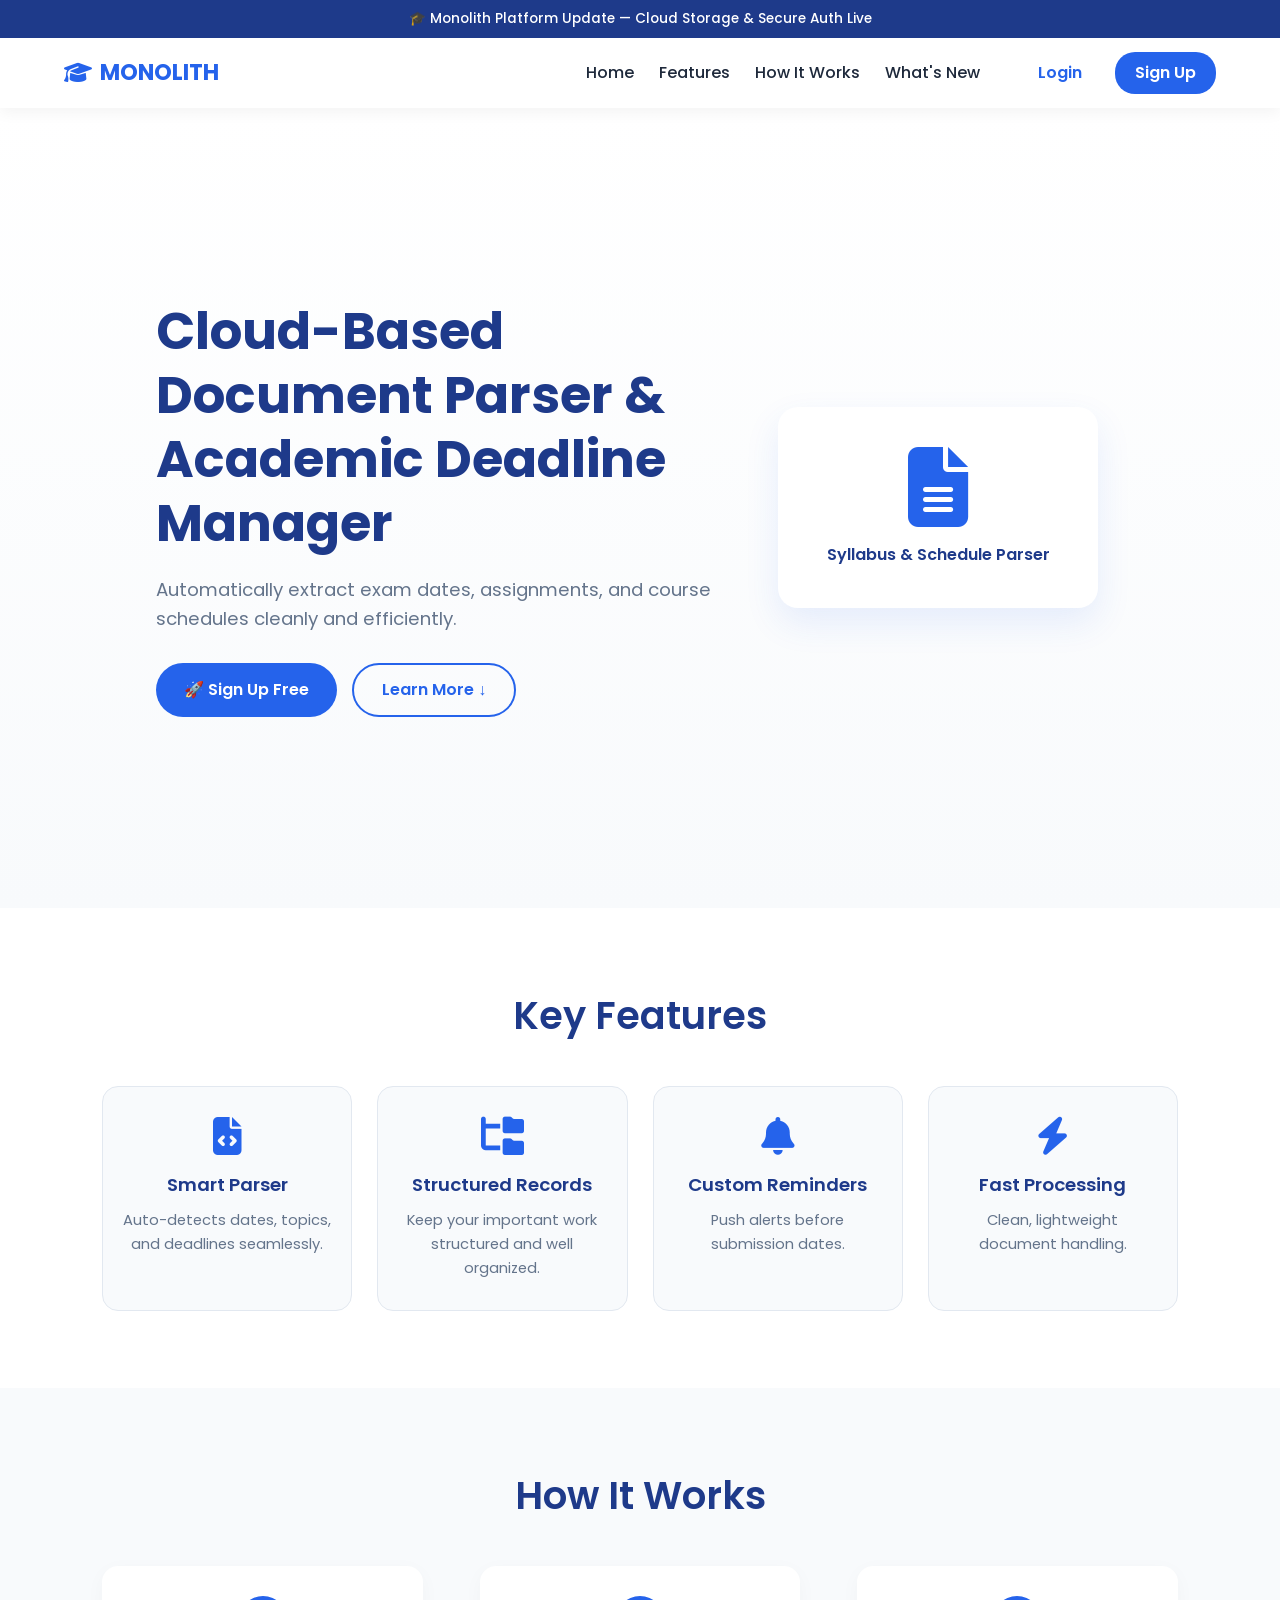
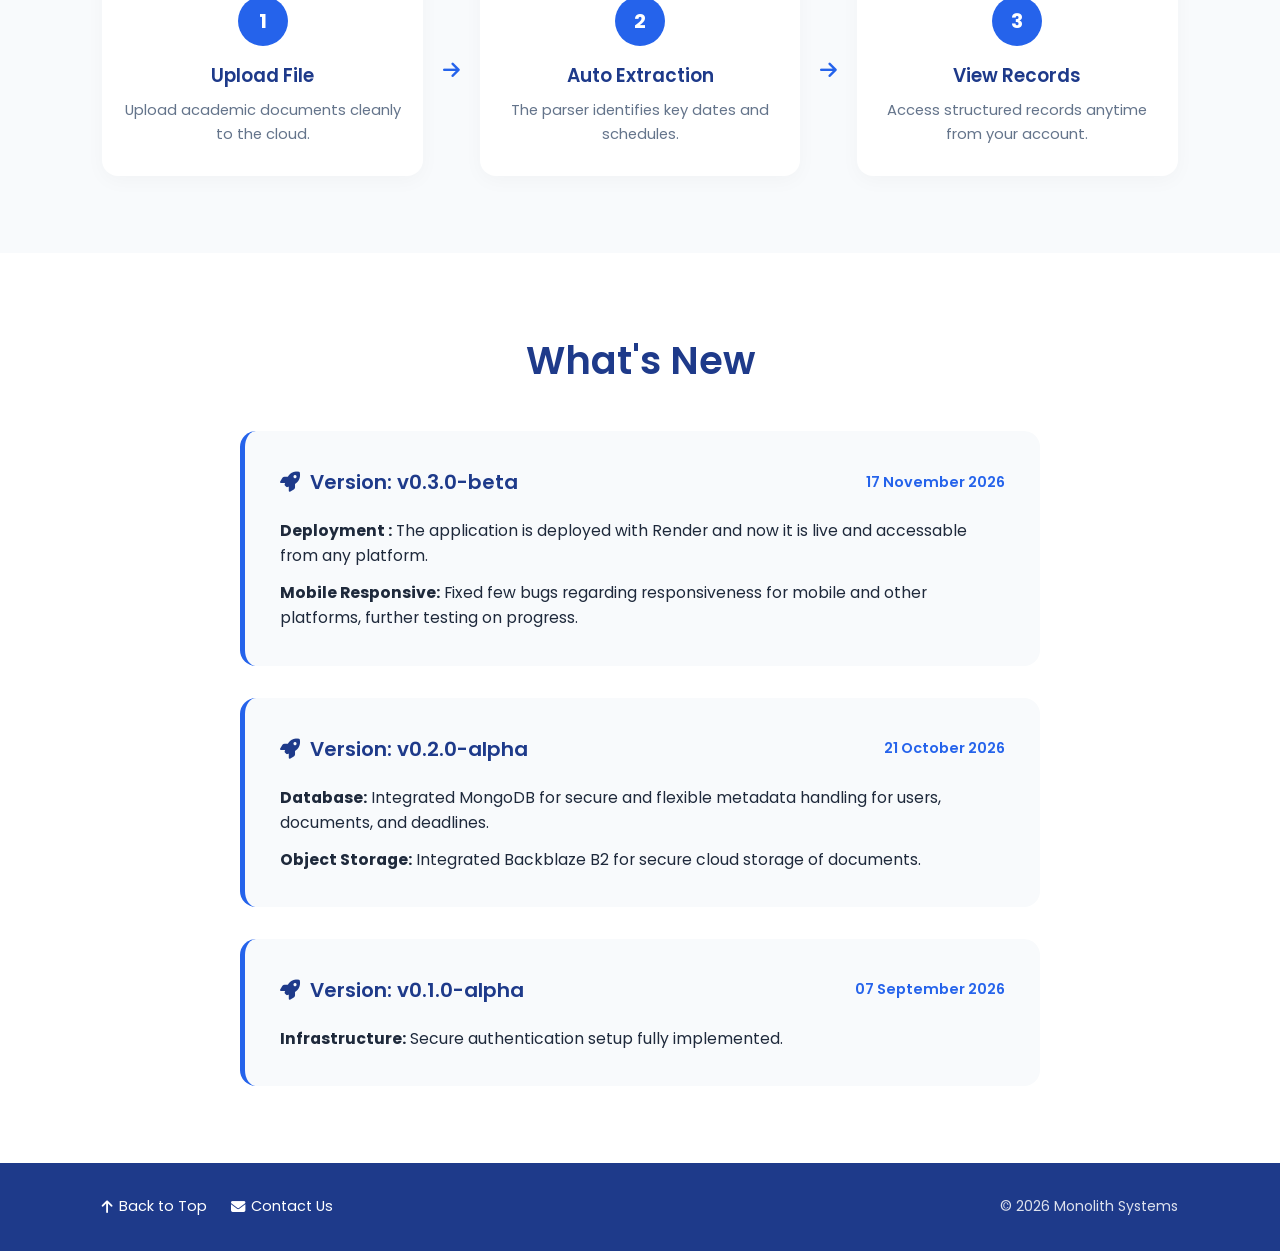
<file: public/index.html>
<!DOCTYPE html>
<html lang="en">
<head>
    <meta charset="UTF-8">
    <meta name="viewport" content="width=device-width, initial-scale=1.0, viewport-fit=cover">
    <title>Monolith | Cloud Academic Document Parser</title>

    <link rel="stylesheet" href="style.css">
    <link rel="preconnect" href="https://fonts.googleapis.com">
    <link href="https://fonts.googleapis.com/css2?family=Poppins:wght@300;400;500;600;700&display=swap" rel="stylesheet">
    <link rel="stylesheet" href="https://cdnjs.cloudflare.com/ajax/libs/font-awesome/6.6.0/css/all.min.css">
</head>

<body>

<!-- ================= TOP ANNOUNCEMENT BANNER ================= -->
<div class="top-banner">
    <p>🎓 Monolith Platform Update — Cloud Storage & Secure Auth Live</p>
</div>

<!-- ================= NAVBAR ================= -->
<header>
    <nav class="navbar">
        <a href="#home" class="logo">
            <i class="fa-solid fa-graduation-cap"></i> MONOLITH
        </a>

        <button class="mobile-toggle" id="mobileToggle" aria-label="Toggle Menu">
            <i class="fa-solid fa-bars"></i>
        </button>

        <div class="nav-container" id="navContainer">
            <ul class="nav-links">
                <li><a href="#home">Home</a></li>
                <li><a href="#features">Features</a></li>
                <li><a href="#how-it-works">How It Works</a></li>
                <li><a href="#whats-new">What's New</a></li>
            </ul>

            <div class="nav-actions">
                <a href="#login" id="navLoginBtn" class="btn-nav-login">Login</a>
                <a href="#signup" id="navSignupBtn" class="btn-nav-signup">Sign Up</a>
            </div>
        </div>
    </nav>
</header>

<main id="home">
    <!-- ================= HERO ================= -->
    <section class="hero">
        <div class="hero-container">
            <div class="hero-text">
                <h1>Cloud-Based Document Parser & Academic Deadline Manager</h1>
                <p>
                    Automatically extract exam dates, assignments, and course schedules cleanly and efficiently.
                </p>

                <div class="hero-buttons">
                    <a href="#signup" id="heroSignupBtn" class="primary-btn">🚀 Sign Up Free</a>
                    <a href="#how-it-works" class="secondary-btn">Learn More ↓</a>
                </div>
            </div>

            <div class="hero-image">
                <div class="graphic-card">
                    <i class="fa-solid fa-file-lines hero-icon"></i>
                    <p>Syllabus & Schedule Parser</p>
                </div>
            </div>
        </div>
    </section>

    <!-- ================= SECTION 1: KEY FEATURES ================= -->
    <section class="features" id="features">
        <h2>Key Features</h2>

        <div class="feature-grid">
            <article class="feature-card">
                <i class="fa-solid fa-file-code"></i>
                <h3>Smart Parser</h3>
                <p>Auto-detects dates, topics, and deadlines seamlessly.</p>
            </article>

            <article class="feature-card">
                <i class="fa-solid fa-folder-tree"></i>
                <h3>Structured Records</h3>
                <p>Keep your important work structured and well organized.</p>
            </article>

            <article class="feature-card">
                <i class="fa-solid fa-bell"></i>
                <h3>Custom Reminders</h3>
                <p>Push alerts before submission dates.</p>
            </article>

            <article class="feature-card">
                <i class="fa-solid fa-bolt"></i>
                <h3>Fast Processing</h3>
                <p>Clean, lightweight document handling.</p>
            </article>
        </div>
    </section>

    <!-- ================= SECTION 2: HOW IT WORKS ================= -->
    <section class="workflow" id="how-it-works">
        <h2>How It Works</h2>

        <div class="workflow-container">
            <div class="step">
                <div class="number">1</div>
                <h3>Upload File</h3>
                <p>Upload academic documents cleanly to the cloud.</p>
            </div>

            <div class="step-arrow"><i class="fa-solid fa-arrow-right"></i></div>

            <div class="step">
                <div class="number">2</div>
                <h3>Auto Extraction</h3>
                <p>The parser identifies key dates and schedules.</p>
            </div>

            <div class="step-arrow"><i class="fa-solid fa-arrow-right"></i></div>

            <div class="step">
                <div class="number">3</div>
                <h3>View Records</h3>
                <p>Access structured records anytime from your account.</p>
            </div>
        </div>
    </section>

    <!-- ================= SECTION 3: WHAT'S NEW ================= -->
<section class="whats-new" id="whats-new">
    <h2>What's New</h2>

    <div class="whats-new-card">
        <div class="whats-new-header">
            <h3><i class="fa-solid fa-rocket"></i> Version: v0.3.0-beta</h3>
            <span class="version-date">17 November 2026</span>
        </div>
        <ul>
            <li><strong>Deployment :</strong> The application is deployed with Render and now it is live and accessable from any platform.</li>
            <li><strong>Mobile Responsive:</strong> Fixed few bugs regarding responsiveness for mobile and other platforms, further testing on progress.</li>
        </ul>
    </div>

    <div class="whats-new-card">
        <div class="whats-new-header">
            <h3><i class="fa-solid fa-rocket"></i> Version: v0.2.0-alpha</h3>
            <span class="version-date">21 October 2026</span>
        </div>
        <ul>
            <li><strong>Database:</strong> Integrated MongoDB for secure and flexible metadata handling for users, documents, and deadlines.</li>
            <li><strong>Object Storage:</strong> Integrated Backblaze B2 for secure cloud storage of documents.</li>
        </ul>
    </div>

    <div class="whats-new-card">
        <div class="whats-new-header">
            <h3><i class="fa-solid fa-rocket"></i> Version: v0.1.0-alpha</h3>
            <span class="version-date">07 September 2026</span>
        </div>
        <ul>
            <li><strong>Infrastructure:</strong> Secure authentication setup fully implemented.</li>
        </ul>
    </div>
</section>
</main>

<!-- ================= FOOTER ================= -->
<footer>
    <div class="footer-bar">
        <div class="footer-left">
            <a href="#home" class="footer-link"><i class="fa-solid fa-arrow-up"></i> Back to Top</a>
            <a href="mailto:support@monolith.com" class="footer-link"><i class="fa-solid fa-envelope"></i> Contact Us</a>
        </div>
        <div class="footer-right">
            <p>© 2026 Monolith Systems</p>
        </div>
    </div>
</footer>

<script src="index.js"></script>

</body>
</html>
</file>
<file: public/style.css>
/* =========================
   Google Font & Global Reset
========================= */
* {
    margin: 0;
    padding: 0;
    box-sizing: border-box;
    scroll-behavior: smooth;
}

:root {
    --primary: #2563eb;
    --primary-dark: #1e3a8a;
    --text-dark: #1e293b;
    --text-muted: #64748b;
    --bg-light: #f8fafc;
    --white: #ffffff;
    --target-tap-size: 44px;
}

body {
    font-family: 'Poppins', sans-serif;
    background: var(--bg-light);
    color: var(--text-dark);
    line-height: 1.6;
    overflow-x: hidden;
    -webkit-tap-highlight-color: transparent;
}

section {
    padding: clamp(3rem, 6vw, 6rem) 8%;
}

h1 {
    font-size: clamp(2rem, 4vw, 3.2rem);
    font-weight: 700;
    color: var(--primary-dark);
    line-height: 1.25;
}

h2 {
    font-size: clamp(1.75rem, 3vw, 2.5rem);
    font-weight: 600;
    text-align: center;
    color: var(--primary-dark);
    margin-bottom: 2.5rem;
}

h3 {
    font-weight: 600;
}

a {
    text-decoration: none;
    color: inherit;
}

ul {
    list-style: none;
}

/* =========================
    Top Announcement Banner
========================= */
.top-banner {
    background: var(--primary-dark);
    color: var(--white);
    text-align: center;
    padding: 8px 15px;
    font-size: 0.85rem;
    font-weight: 500;
    position: relative;
    z-index: 1001;
}

/* =========================
        Header & Navbar
========================= */
header {
    position: sticky;
    top: 0;
    width: 100%;
    background: var(--white);
    box-shadow: 0 4px 15px rgba(0, 0, 0, 0.05);
    z-index: 1000;
}

.navbar {
    width: 90%;
    max-width: 1200px;
    margin: auto;
    display: flex;
    justify-content: space-between;
    align-items: center;
    height: 70px;
}

.logo {
    font-size: 1.4rem;
    font-weight: 700;
    color: var(--primary);
    display: flex;
    align-items: center;
    gap: 8px;
}

.nav-container {
    display: flex;
    align-items: center;
    gap: 40px;
}

.nav-links {
    display: flex;
    gap: 25px;
}

/* Nav Links with Smooth Blue Underline */
.nav-links a {
    color: var(--text-dark);
    font-weight: 500;
    position: relative;
    padding-bottom: 4px;
    transition: color 0.3s ease;
}

.nav-links a::after {
    content: '';
    position: absolute;
    bottom: 0;
    left: 0;
    width: 0;
    height: 3px;
    background-color: var(--primary);
    border-radius: 2px;
    transition: width 0.3s ease-in-out;
}

.nav-links a:hover::after {
    width: 100%;
}

.nav-links a:hover {
    color: var(--text-dark);
}

.nav-actions {
    display: flex;
    align-items: center;
    gap: 15px;
}

.btn-nav-login {
    color: var(--primary);
    font-weight: 600;
    padding: 8px 18px;
    border-radius: 20px;
    transition: background 0.3s ease;
}

.btn-nav-login:hover {
    background: #e0e7ff;
}

.btn-nav-signup {
    background: var(--primary);
    color: var(--white);
    font-weight: 600;
    padding: 8px 20px;
    border-radius: 20px;
    transition: background 0.3s ease;
}

.btn-nav-signup:hover {
    background: #1d4ed8;
}

.mobile-toggle {
    display: none;
    background: none;
    border: none;
    font-size: 1.5rem;
    color: var(--text-dark);
    cursor: pointer;
    min-width: var(--target-tap-size);
    min-height: var(--target-tap-size);
}

/* =========================
        Hero Section
========================= */
.hero {
    min-height: calc(100dvh - 100px);
    display: flex;
    align-items: center;
    background: linear-gradient(180deg, #ffffff 0%, var(--bg-light) 100%);
}

.hero-container {
    width: 90%;
    max-width: 1200px;
    margin: auto;
    display: flex;
    justify-content: space-between;
    align-items: center;
    gap: 40px;
}

.hero-text {
    flex: 1.2;
}

.hero-text p {
    font-size: clamp(1rem, 1.8vw, 1.15rem);
    color: var(--text-muted);
    margin: 20px 0 30px;
}

.hero-buttons {
    display: flex;
    gap: 15px;
    flex-wrap: wrap;
}

.primary-btn,
.secondary-btn {
    display: inline-flex;
    align-items: center;
    justify-content: center;
    min-height: var(--target-tap-size);
    padding: 12px 28px;
    border-radius: 30px;
    font-weight: 600;
    transition: all 0.3s ease;
}

.primary-btn {
    background: var(--primary);
    color: var(--white);
}

.primary-btn:hover {
    background: #1d4ed8;
    transform: translateY(-2px);
}

.secondary-btn {
    border: 2px solid var(--primary);
    color: var(--primary);
}

.secondary-btn:hover {
    background: var(--primary);
    color: var(--white);
    transform: translateY(-2px);
}

.hero-image {
    flex: 0.8;
    display: flex;
    justify-content: center;
}

.graphic-card {
    background: var(--white);
    padding: 40px 30px;
    border-radius: 20px;
    box-shadow: 0 15px 35px rgba(37, 99, 235, 0.1);
    text-align: center;
    width: 100%;
    max-width: 320px;
}

.hero-icon {
    font-size: 80px;
    color: var(--primary);
    margin-bottom: 15px;
}

.graphic-card p {
    font-weight: 600;
    color: var(--primary-dark);
}

/* =========================
   Section 1: Key Features
========================= */
.features {
    background: var(--white);
}

.feature-grid {
    display: grid;
    grid-template-columns: repeat(auto-fit, minmax(220px, 1fr));
    gap: 25px;
    max-width: 1200px;
    margin: auto;
}

.feature-card {
    background: var(--bg-light);
    border-radius: 16px;
    padding: 30px 20px;
    text-align: center;
    transition: transform 0.3s ease, box-shadow 0.3s ease;
    border: 1px solid #e2e8f0;
}

.feature-card:hover {
    transform: translateY(-5px);
    box-shadow: 0 10px 25px rgba(0, 0, 0, 0.05);
}

.feature-card i {
    font-size: 38px;
    color: var(--primary);
    margin-bottom: 15px;
}

.feature-card h3 {
    font-size: 1.15rem;
    color: var(--primary-dark);
    margin-bottom: 10px;
}

.feature-card p {
    font-size: 0.92rem;
    color: var(--text-muted);
}

/* =========================
   Section 2: How It Works
========================= */
.workflow {
    background: var(--bg-light);
}

.workflow-container {
    display: flex;
    justify-content: center;
    align-items: center;
    gap: 20px;
    max-width: 1100px;
    margin: auto;
}

.step {
    background: var(--white);
    flex: 1;
    padding: 30px 20px;
    border-radius: 16px;
    text-align: center;
    box-shadow: 0 5px 20px rgba(0,0,0,0.03);
}

.number {
    width: 50px;
    height: 50px;
    margin: 0 auto 15px;
    border-radius: 50%;
    background: var(--primary);
    color: var(--white);
    display: flex;
    align-items: center;
    justify-content: center;
    font-size: 1.25rem;
    font-weight: 700;
}

.step h3 {
    color: var(--primary-dark);
    margin-bottom: 8px;
}

.step p {
    font-size: 0.92rem;
    color: var(--text-muted);
}

.step-arrow {
    color: var(--primary);
    font-size: 1.2rem;
}

/* =========================
   Section 3: What's New
========================= */
.whats-new {
    background: var(--white);
}

.whats-new-card {
    max-width: 800px;
    margin: auto;
    background: var(--bg-light);
    border-radius: 16px;
    padding: 35px;
    border-left: 5px solid var(--primary);
}

.whats-new-header {
    display: flex;
    justify-content: space-between;
    align-items: center;
    width: 100%;
    margin-bottom: 20px;
    gap: 15px;
}

.whats-new-header h3 {
    color: var(--primary-dark);
    font-size: 1.25rem;
    display: flex;
    align-items: center;
    gap: 10px;
    margin: 0;
}

.version-date {
    font-size: 0.9rem;
    font-weight: 600;
    color: var(--primary);
    white-space: nowrap;
}

.whats-new-card ul {
    display: flex;
    flex-direction: column;
    gap: 12px;
}

.whats-new-card li {
    font-size: 0.98rem;
    color: var(--text-dark);
}

.whats-new-card + .whats-new-card {
    margin-top: clamp(1rem, 3vw, 2rem);
}

/* =========================
        Single-Bar Footer
========================= */
footer {
    background: var(--primary-dark);
    color: var(--white);
    padding: 22px 8%;
}

.footer-bar {
    max-width: 1200px;
    margin: auto;
    display: flex;
    justify-content: space-between;
    align-items: center;
    flex-wrap: wrap;
    gap: 15px;
}

.footer-left {
    display: flex;
    align-items: center;
    gap: 1.5rem;
}

.footer-link {
    color: var(--white);
    font-size: 0.9rem;
    display: inline-flex;
    align-items: center;
    gap: 6px;
    min-height: var(--target-tap-size);
    transition: opacity 0.2s ease;
}

.footer-link:hover {
    opacity: 0.8;
}

.footer-right p {
    font-size: 0.88rem;
    opacity: 0.85;
}

/* =========================
    Responsive Modifications
========================= */
@media (max-width: 992px) {
    .workflow-container {
        flex-direction: column;
    }

    .step-arrow {
        transform: rotate(90deg);
        margin: -5px 0;
    }

    .step {
        width: 100%;
    }
}

@media (max-width: 768px) {
    .mobile-toggle {
        display: block;
    }

    .nav-container {
        position: fixed;
        top: 70px;
        left: -100%;
        width: 100%;
        height: calc(100vh - 70px);
        background: var(--white);
        flex-direction: column;
        justify-content: flex-start;
        padding: 40px 20px;
        gap: 30px;
        transition: left 0.3s ease;
    }

    .nav-container.active {
        left: 0;
    }

    .nav-links {
        flex-direction: column;
        align-items: center;
        gap: 20px;
    }

    .nav-actions {
        flex-direction: column;
        width: 100%;
        max-width: 280px;
    }

    .btn-nav-login,
    .btn-nav-signup {
        width: 100%;
        text-align: center;
    }

    .hero-container {
        flex-direction: column;
        text-align: center;
    }

    .hero-buttons {
        justify-content: center;
        width: 100%;
    }

    .primary-btn,
    .secondary-btn {
        width: 100%;
    }

    .hero-image {
        margin-top: 10px;
    }

    .footer-bar {
        flex-direction: column;
        text-align: center;
        justify-content: center;
    }
}
</file>
